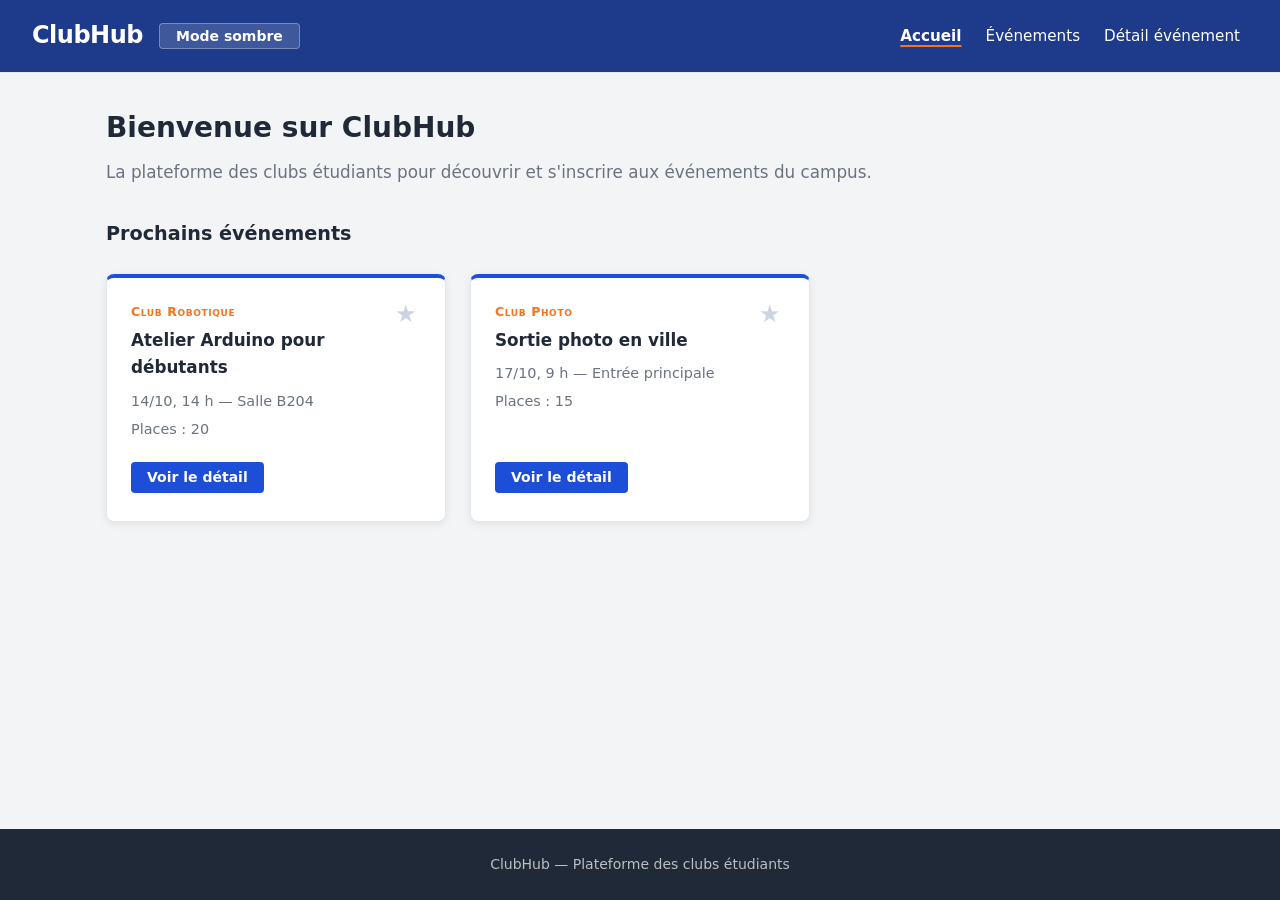
<file: index.html>
<!DOCTYPE html>
<html lang="fr">
<head>
    <meta charset="UTF-8">
    <meta name="viewport" content="width=device-width, initial-scale=1.0">
    <title>ClubHub - Accueil</title>
    <!-- Script anti-flash immédiat pour le mode sombre (Défi TP2) -->
    <script>
      (function() {
        try {
          var theme = localStorage.getItem('clubhub-theme');
          if (theme === 'dark') {
            document.documentElement.dataset.theme = 'dark';
          }
        } catch (e) {}
      })();
    </script>
    <link rel="stylesheet" href="css/style.css">
    <script src="js/app.js" defer></script>
</head>
<body>
    <header>
        <div class="header-brand">
            <h1>ClubHub</h1>
            <button type="button" class="theme-toggle" aria-label="Changer de thème">Mode sombre</button>
        </div>
        <nav>
            <ul>
                <li><a href="index.html" aria-current="page">Accueil</a></li>
                <li><a href="evenements.html">Événements</a></li>
                <li><a href="evenement.html">Détail événement</a></li>
            </ul>
        </nav>
    </header>

    <main>
        <h1>Bienvenue sur ClubHub</h1>
        <p>La plateforme des clubs étudiants pour découvrir et s'inscrire aux événements du campus.</p>

        <section aria-labelledby="prochains-evenements">
            <h2 id="prochains-evenements">Prochains événements</h2>
            <div class="cartes">
                <article data-id="1" data-club="Club Robotique" data-date="2026-10-14T14:00" data-places="20">
                    <div class="card-header-actions">
                        <div>
                            <p class="club">Club Robotique</p>
                            <h3><a href="evenement.html">Atelier Arduino pour débutants</a></h3>
                        </div>
                        <button type="button" class="fav-btn" data-fav-id="1" aria-label="Ajouter aux favoris">★</button>
                    </div>
                    <p><time datetime="2026-10-14T14:00">14/10, 14 h</time> — Salle B204</p>
                    <p>Places : 20</p>
                    <p class="card-footer"><a href="evenement.html">Voir le détail</a></p>
                </article>

                <article data-id="2" data-club="Club Photo" data-date="2026-10-17T09:00" data-places="15">
                    <div class="card-header-actions">
                        <div>
                            <p class="club">Club Photo</p>
                            <h3><a href="evenement.html">Sortie photo en ville</a></h3>
                        </div>
                        <button type="button" class="fav-btn" data-fav-id="2" aria-label="Ajouter aux favoris">★</button>
                    </div>
                    <p><time datetime="2026-10-17T09:00">17/10, 9 h</time> — Entrée principale</p>
                    <p>Places : 15</p>
                    <p class="card-footer"><a href="evenement.html">Voir le détail</a></p>
                </article>
            </div>
        </section>
    </main>

    <footer>
        <p>ClubHub — Plateforme des clubs étudiants</p>
    </footer>
</body>
</html>
</file>
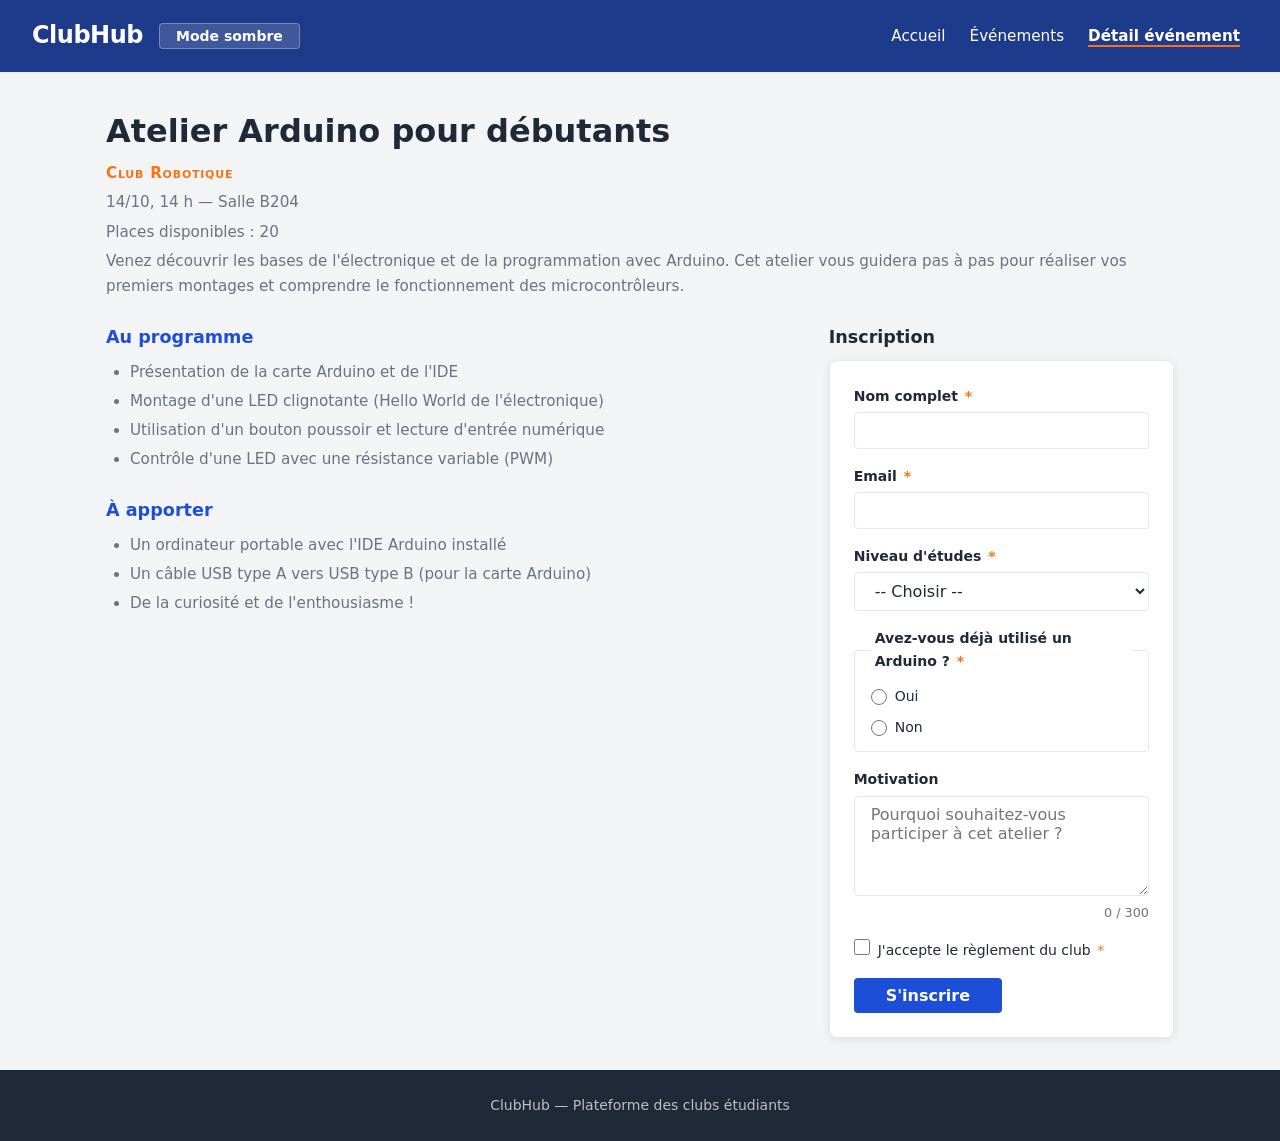
<file: evenement.html>
<!DOCTYPE html>
<html lang="fr">
<head>
    <meta charset="UTF-8">
    <meta name="viewport" content="width=device-width, initial-scale=1.0">
    <title>ClubHub - Atelier Arduino pour débutants</title>
    <!-- Script anti-flash immédiat pour le mode sombre (Défi TP2) -->
    <script>
      (function() {
        try {
          var theme = localStorage.getItem('clubhub-theme');
          if (theme === 'dark') {
            document.documentElement.dataset.theme = 'dark';
          }
        } catch (e) {}
      })();
    </script>
    <link rel="stylesheet" href="css/style.css">
    <script src="js/app.js" defer></script>
</head>
<body>
    <header>
        <div class="header-brand">
            <h1>ClubHub</h1>
            <button type="button" class="theme-toggle" aria-label="Changer de thème">Mode sombre</button>
        </div>
        <nav>
            <ul>
                <li><a href="index.html">Accueil</a></li>
                <li><a href="evenements.html">Événements</a></li>
                <li><a href="evenement.html" aria-current="page">Détail événement</a></li>
            </ul>
        </nav>
    </header>

    <main>
        <article>
            <h1>Atelier Arduino pour débutants</h1>
            <p class="club">Club Robotique</p>
            <p><time datetime="2026-10-14T14:00">14/10, 14 h</time> — Salle B204</p>
            <p>Places disponibles : 20</p>
            <p>Venez découvrir les bases de l'électronique et de la programmation avec Arduino. Cet atelier vous guidera pas à pas pour réaliser vos premiers montages et comprendre le fonctionnement des microcontrôleurs.</p>

            <div class="detail-layout">
                <div class="detail-info">
                    <section aria-labelledby="programme">
                        <h2 id="programme">Au programme</h2>
                        <ul>
                            <li>Présentation de la carte Arduino et de l'IDE</li>
                            <li>Montage d'une LED clignotante (Hello World de l'électronique)</li>
                            <li>Utilisation d'un bouton poussoir et lecture d'entrée numérique</li>
                            <li>Contrôle d'une LED avec une résistance variable (PWM)</li>
                        </ul>
                    </section>

                    <section aria-labelledby="a-apporter">
                        <h2 id="a-apporter">À apporter</h2>
                        <ul>
                            <li>Un ordinateur portable avec l'IDE Arduino installé</li>
                            <li>Un câble USB type A vers USB type B (pour la carte Arduino)</li>
                            <li>De la curiosité et de l'enthousiasme !</li>
                        </ul>
                    </section>
                </div>

                <div class="detail-form">
                    <section aria-labelledby="inscription">
                        <h2 id="inscription">Inscription</h2>
                        <form id="registration-form" method="post" action="inscription.php" novalidate>
                            <div>
                                <label for="nom">Nom complet <span aria-hidden="true">*</span></label>
                                <input type="text" id="nom" name="nom" required minlength="3" autocomplete="name">
                                <small class="field-error" id="nom-error" aria-live="polite"></small>
                            </div>

                            <div>
                                <label for="email">Email <span aria-hidden="true">*</span></label>
                                <input type="email" id="email" name="email" required autocomplete="email">
                                <small class="field-error" id="email-error" aria-live="polite"></small>
                            </div>

                            <div>
                                <label for="niveau">Niveau d'études <span aria-hidden="true">*</span></label>
                                <select id="niveau" name="niveau" required>
                                    <option value="">-- Choisir --</option>
                                    <option value="1ere">1re année</option>
                                    <option value="2eme">2e année</option>
                                    <option value="3eme">3e année</option>
                                </select>
                                <small class="field-error" id="niveau-error" aria-live="polite"></small>
                            </div>

                            <fieldset>
                                <legend>Avez-vous déjà utilisé un Arduino ? <span aria-hidden="true">*</span></legend>
                                <div>
                                    <input type="radio" id="arduino-oui" name="arduino" value="oui" required>
                                    <label for="arduino-oui">Oui</label>
                                </div>
                                <div>
                                    <input type="radio" id="arduino-non" name="arduino" value="non" required>
                                    <label for="arduino-non">Non</label>
                                </div>
                                <small class="field-error" id="arduino-error" aria-live="polite"></small>
                            </fieldset>

                            <div>
                                <label for="motivation">Motivation</label>
                                <textarea id="motivation" name="motivation" rows="4" maxlength="300" placeholder="Pourquoi souhaitez-vous participer à cet atelier ?"></textarea>
                                <small id="motivation-count" class="counter">0 / 300</small>
                            </div>

                            <div class="checkbox-group">
                                <div class="checkbox-line">
                                    <input type="checkbox" id="reglement" name="reglement" value="accepte" required>
                                    <label for="reglement">J'accepte le règlement du club <span aria-hidden="true">*</span></label>
                                </div>
                                <small class="field-error" id="reglement-error" aria-live="polite"></small>
                            </div>

                            <button type="submit">S'inscrire</button>
                            <p class="form-success" hidden aria-live="polite">Votre inscription a été validée avec succès !</p>
                        </form>
                    </section>
                </div>
            </div>
        </article>
    </main>

    <footer>
        <p>ClubHub — Plateforme des clubs étudiants</p>
    </footer>
</body>
</html>
</file>
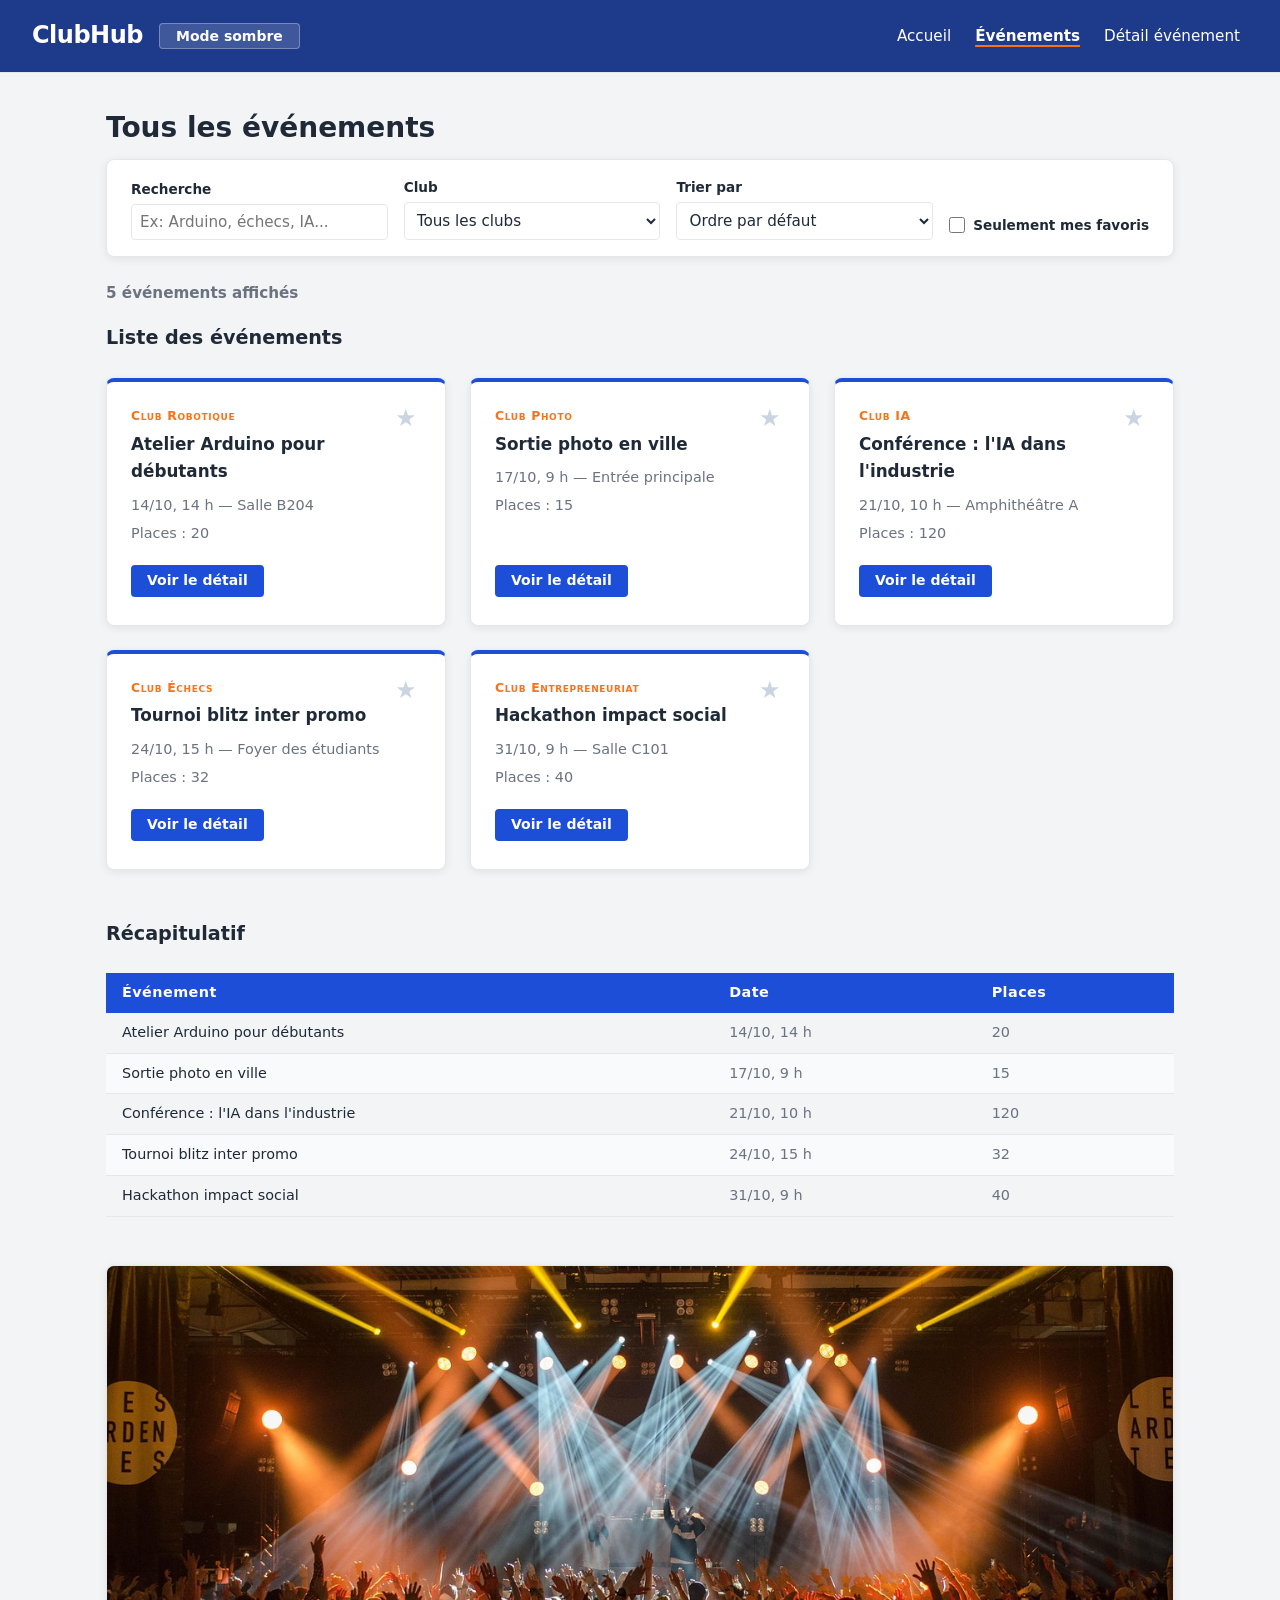
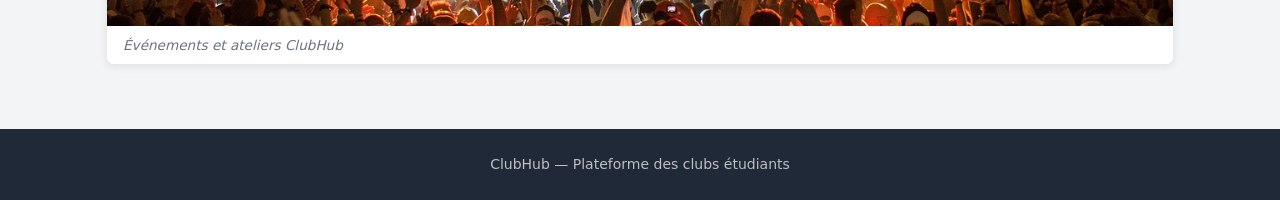
<file: evenements.html>
<!DOCTYPE html>
<html lang="fr">
<head>
    <meta charset="UTF-8">
    <meta name="viewport" content="width=device-width, initial-scale=1.0">
    <title>ClubHub - Tous les événements</title>
    <!-- Script anti-flash immédiat pour le mode sombre (Défi TP2) -->
    <script>
      (function() {
        try {
          var theme = localStorage.getItem('clubhub-theme');
          if (theme === 'dark') {
            document.documentElement.dataset.theme = 'dark';
          }
        } catch (e) {}
      })();
    </script>
    <link rel="stylesheet" href="css/style.css">
    <script src="js/app.js" defer></script>
</head>
<body>
    <header>
        <div class="header-brand">
            <h1>ClubHub</h1>
            <button type="button" class="theme-toggle" aria-label="Changer de thème">Mode sombre</button>
        </div>
        <nav>
            <ul>
                <li><a href="index.html">Accueil</a></li>
                <li><a href="evenements.html" aria-current="page">Événements</a></li>
                <li><a href="evenement.html">Détail événement</a></li>
            </ul>
        </nav>
    </header>

    <main>
        <h1>Tous les événements</h1>

        <!-- Formulaire de filtres interactif (TP2) -->
        <form class="filters" role="search" onsubmit="event.preventDefault();">
            <div class="filter-group">
                <label for="search">Recherche</label>
                <input type="search" id="search" name="q" placeholder="Ex: Arduino, échecs, IA..." autocomplete="off">
            </div>

            <div class="filter-group">
                <label for="club-filter">Club</label>
                <select id="club-filter" name="club">
                    <option value="">Tous les clubs</option>
                    <option value="Club Robotique">Club Robotique</option>
                    <option value="Club Photo">Club Photo</option>
                    <option value="Club IA">Club IA</option>
                    <option value="Club Échecs">Club Échecs</option>
                    <option value="Club Entrepreneuriat">Club Entrepreneuriat</option>
                </select>
            </div>

            <div class="filter-group">
                <label for="sort">Trier par</label>
                <select id="sort" name="sort">
                    <option value="default">Ordre par défaut</option>
                    <option value="date-asc">Date la plus proche</option>
                    <option value="date-desc">Date la plus lointaine</option>
                    <option value="places-desc">Places : du plus grand au plus petit</option>
                    <option value="places-asc">Places : du plus petit au plus grand</option>
                </select>
            </div>

            <div class="filter-group filter-group-checkbox">
                <input type="checkbox" id="fav-filter" name="fav">
                <label for="fav-filter">Seulement mes favoris</label>
            </div>
        </form>

        <p class="results-count" aria-live="polite">5 événements affichés</p>
        <p class="empty-message" hidden aria-live="polite">Aucun événement ne correspond à votre recherche.</p>

        <section aria-labelledby="liste-evenements">
            <h2 id="liste-evenements">Liste des événements</h2>

            <div class="cartes">
                <article data-id="1" data-club="Club Robotique" data-date="2026-10-14T14:00" data-places="20">
                    <div class="card-header-actions">
                        <div>
                            <p class="club">Club Robotique</p>
                            <h3><a href="evenement.html">Atelier Arduino pour débutants</a></h3>
                        </div>
                        <button type="button" class="fav-btn" data-fav-id="1" aria-label="Ajouter aux favoris">★</button>
                    </div>
                    <p><time datetime="2026-10-14T14:00">14/10, 14 h</time> — Salle B204</p>
                    <p>Places : 20</p>
                    <p class="card-footer"><a href="evenement.html">Voir le détail</a></p>
                </article>

                <article data-id="2" data-club="Club Photo" data-date="2026-10-17T09:00" data-places="15">
                    <div class="card-header-actions">
                        <div>
                            <p class="club">Club Photo</p>
                            <h3><a href="evenement.html">Sortie photo en ville</a></h3>
                        </div>
                        <button type="button" class="fav-btn" data-fav-id="2" aria-label="Ajouter aux favoris">★</button>
                    </div>
                    <p><time datetime="2026-10-17T09:00">17/10, 9 h</time> — Entrée principale</p>
                    <p>Places : 15</p>
                    <p class="card-footer"><a href="evenement.html">Voir le détail</a></p>
                </article>

                <article data-id="3" data-club="Club IA" data-date="2026-10-21T10:00" data-places="120">
                    <div class="card-header-actions">
                        <div>
                            <p class="club">Club IA</p>
                            <h3><a href="evenement.html">Conférence : l'IA dans l'industrie</a></h3>
                        </div>
                        <button type="button" class="fav-btn" data-fav-id="3" aria-label="Ajouter aux favoris">★</button>
                    </div>
                    <p><time datetime="2026-10-21T10:00">21/10, 10 h</time> — Amphithéâtre A</p>
                    <p>Places : 120</p>
                    <p class="card-footer"><a href="evenement.html">Voir le détail</a></p>
                </article>

                <article data-id="4" data-club="Club Échecs" data-date="2026-10-24T15:00" data-places="32">
                    <div class="card-header-actions">
                        <div>
                            <p class="club">Club Échecs</p>
                            <h3><a href="evenement.html">Tournoi blitz inter promo</a></h3>
                        </div>
                        <button type="button" class="fav-btn" data-fav-id="4" aria-label="Ajouter aux favoris">★</button>
                    </div>
                    <p><time datetime="2026-10-24T15:00">24/10, 15 h</time> — Foyer des étudiants</p>
                    <p>Places : 32</p>
                    <p class="card-footer"><a href="evenement.html">Voir le détail</a></p>
                </article>

                <article data-id="5" data-club="Club Entrepreneuriat" data-date="2026-10-31T09:00" data-places="40">
                    <div class="card-header-actions">
                        <div>
                            <p class="club">Club Entrepreneuriat</p>
                            <h3><a href="evenement.html">Hackathon impact social</a></h3>
                        </div>
                        <button type="button" class="fav-btn" data-fav-id="5" aria-label="Ajouter aux favoris">★</button>
                    </div>
                    <p><time datetime="2026-10-31T09:00">31/10, 9 h</time> — Salle C101</p>
                    <p>Places : 40</p>
                    <p class="card-footer"><a href="evenement.html">Voir le détail</a></p>
                </article>
            </div>
        </section>

        <!-- Tableau récapitulatif (Point Plus S01 / TP1) -->
        <section aria-labelledby="tableau-recap">
            <h2 id="tableau-recap">Récapitulatif</h2>
            <table>
                <thead>
                    <tr>
                        <th scope="col">Événement</th>
                        <th scope="col">Date</th>
                        <th scope="col">Places</th>
                    </tr>
                </thead>
                <tbody>
                    <tr>
                        <td>Atelier Arduino pour débutants</td>
                        <td><time datetime="2026-10-14T14:00">14/10, 14 h</time></td>
                        <td>20</td>
                    </tr>
                    <tr>
                        <td>Sortie photo en ville</td>
                        <td><time datetime="2026-10-17T09:00">17/10, 9 h</time></td>
                        <td>15</td>
                    </tr>
                    <tr>
                        <td>Conférence : l'IA dans l'industrie</td>
                        <td><time datetime="2026-10-21T10:00">21/10, 10 h</time></td>
                        <td>120</td>
                    </tr>
                    <tr>
                        <td>Tournoi blitz inter promo</td>
                        <td><time datetime="2026-10-24T15:00">24/10, 15 h</time></td>
                        <td>32</td>
                    </tr>
                    <tr>
                        <td>Hackathon impact social</td>
                        <td><time datetime="2026-10-31T09:00">31/10, 9 h</time></td>
                        <td>40</td>
                    </tr>
                </tbody>
            </table>
        </section>

        <figure>
            <img src="img.jpg" alt="Étudiants participant à un atelier et collaborant activement sur le campus">
            <figcaption>Événements et ateliers ClubHub</figcaption>
        </figure>
    </main>

    <footer>
        <p>ClubHub — Plateforme des clubs étudiants</p>
    </footer>
</body>
</html>
</file>
<file: css/style.css>
/* ============================================================
   ClubHub — css/style.css
   TP1 & TP2 : ClubHub interactif
   Auteurs : binôme
   ============================================================ */

/* ============================================================
   1. VARIABLES CSS (:root & [data-theme="dark"])
   ============================================================ */
:root {
  /* --- Couleurs par défaut (Mode clair) --- */
  --clr-primary:      #1d4ed8;   /* bleu principal */
  --clr-primary-dk:   #1e3a8a;   /* bleu foncé (header, hover) */
  --clr-accent:       #f97316;   /* orange (club, lien actif) */
  --clr-white:        #ffffff;   /* fond des cartes/contenus */
  --clr-bg:           #f3f4f6;   /* fond de page */
  --clr-footer:       #1f2937;   /* pied de page sombre */
  --clr-text:         #1f2937;   /* texte principal */
  --clr-text-muted:   #6b7280;   /* texte secondaire */
  --clr-border:       #e5e7eb;   /* bordures */
  --clr-row-alt:      #f9fafb;   /* ligne paire du tableau */

  /* --- Typographie --- */
  --font: system-ui, -apple-system, 'Segoe UI', Arial, sans-serif;

  /* --- Espacements --- */
  --sp-xs:  0.25rem;
  --sp-sm:  0.5rem;
  --sp-md:  1rem;
  --sp-lg:  1.5rem;
  --sp-xl:  2rem;
  --sp-2xl: 3rem;

  /* --- Coins arrondis --- */
  --radius-sm: 4px;
  --radius-md: 8px;

  /* --- Ombres --- */
  --shadow:       0 2px 8px rgba(0, 0, 0, 0.08);
  --shadow-hover: 0 4px 16px rgba(0, 0, 0, 0.15);

  /* --- Largeur max du contenu --- */
  --max-w: 1100px;
}

/* --- Mode sombre (Défi TP2 : [data-theme="dark"]) --- */
[data-theme="dark"] {
  --clr-primary:      #60a5fa;   /* bleu plus clair et contrasté */
  --clr-primary-dk:   #0f172a;   /* fond du header en mode sombre */
  --clr-white:        #1e293b;   /* surface des cartes et formulaires */
  --clr-bg:           #0f172a;   /* arrière-plan général sombre */
  --clr-footer:       #020617;   /* pied de page très sombre */
  --clr-text:         #f1f5f9;   /* texte blanc cassé lisible */
  --clr-text-muted:   #94a3b8;   /* texte secondaire adouci */
  --clr-border:       #334155;   /* bordures foncées visibles */
  --clr-row-alt:      #243047;   /* ligne paire du tableau */
  --shadow:           0 2px 8px rgba(0, 0, 0, 0.45);
  --shadow-hover:     0 4px 16px rgba(0, 0, 0, 0.65);
}

/* ============================================================
   2. BASE & RESET
   ============================================================ */
*, *::before, *::after {
  box-sizing: border-box;
  margin: 0;
  padding: 0;
}

body {
  font-family: var(--font);
  font-size: 1rem;
  line-height: 1.65;
  color: var(--clr-text);
  background-color: var(--clr-bg);
  min-height: 100vh;
  display: flex;
  flex-direction: column;
  overflow-x: hidden;
  transition: background-color 0.25s ease, color 0.25s ease;
}

img {
  max-width: 100%;
  height: auto;
  display: block;
}

a {
  color: var(--clr-primary);
  text-decoration: none;
}

a:hover {
  text-decoration: underline;
}

ul {
  list-style: none;
  padding: 0;
}

/* ============================================================
   3. EN-TÊTE (HEADER) & BOUTON THÈME
   ============================================================ */
header {
  background-color: var(--clr-primary-dk);
  color: #ffffff;
  display: flex;
  flex-direction: column;
  align-items: center;
  gap: var(--sp-md);
  padding: var(--sp-md);
  border-bottom: 1px solid var(--clr-border);
  transition: background-color 0.25s ease;
}

.header-brand {
  display: flex;
  align-items: center;
  justify-content: space-between;
  width: 100%;
  gap: var(--sp-md);
}

header h1 {
  font-size: 1.5rem;
  font-weight: 800;
  color: #ffffff;
  letter-spacing: -0.5px;
}

/* Bouton .theme-toggle */
.theme-toggle {
  background-color: rgba(255, 255, 255, 0.15);
  color: #ffffff;
  border: 1px solid rgba(255, 255, 255, 0.3);
  padding: var(--sp-xs) var(--sp-md);
  border-radius: var(--radius-sm);
  font-family: var(--font);
  font-size: 0.875rem;
  font-weight: 600;
  cursor: pointer;
  white-space: nowrap;
  transition: background-color 0.2s, border-color 0.2s, transform 0.1s;
}

.theme-toggle:hover {
  background-color: rgba(255, 255, 255, 0.25);
  border-color: rgba(255, 255, 255, 0.5);
}

.theme-toggle:active {
  transform: scale(0.98);
}

nav ul {
  display: flex;
  flex-wrap: wrap;
  justify-content: center;
  gap: var(--sp-xs) var(--sp-sm);
}

nav ul li a {
  color: #ffffff;
  text-decoration: none;
  padding: var(--sp-xs) var(--sp-sm);
  border-radius: var(--radius-sm);
  font-size: 0.95rem;
  font-weight: 500;
  transition: background-color 0.2s;
}

nav ul li a:hover {
  background-color: rgba(255, 255, 255, 0.15);
  text-decoration: none;
}

nav ul li a[aria-current="page"] {
  font-weight: 700;
  text-decoration: underline;
  text-decoration-color: var(--clr-accent);
  text-underline-offset: 4px;
  text-decoration-thickness: 2px;
}

/* Tablette et Desktop (≥ 640 px) */
@media (min-width: 640px) {
  header {
    flex-direction: row;
    justify-content: space-between;
    padding: var(--sp-md) var(--sp-xl);
  }

  .header-brand {
    width: auto;
  }

  nav ul {
    justify-content: flex-end;
  }
}

/* ============================================================
   4. MAIN — CONTENEUR CENTRÉ
   ============================================================ */
main {
  flex: 1;
  width: 100%;
  max-width: var(--max-w);
  margin-inline: auto;
  padding: var(--sp-xl) var(--sp-md);
}

main > h1 {
  font-size: 1.75rem;
  font-weight: 800;
  color: var(--clr-text);
  margin-bottom: var(--sp-sm);
}

main > p {
  color: var(--clr-text-muted);
  margin-bottom: var(--sp-xl);
  font-size: 1.05rem;
}

h2 {
  font-size: 1.2rem;
  font-weight: 700;
  color: var(--clr-text);
  margin-bottom: var(--sp-lg);
}

/* ============================================================
   5. FILTRES D'ÉVÉNEMENTS (TP2)
   ============================================================ */
.filters {
  background-color: var(--clr-white);
  border: 1px solid var(--clr-border);
  border-radius: var(--radius-md);
  padding: var(--sp-md) var(--sp-lg);
  box-shadow: var(--shadow);
  display: flex;
  flex-wrap: wrap;
  align-items: flex-end;
  gap: var(--sp-md);
  margin-bottom: var(--sp-lg);
  transition: background-color 0.25s ease, border-color 0.25s ease;
}

.filter-group {
  display: flex;
  flex-direction: column;
  gap: var(--sp-xs);
  flex: 1 1 180px;
}

.filter-group-checkbox {
  display: flex;
  flex-direction: row;
  align-items: center;
  gap: var(--sp-sm);
  flex: 0 1 auto;
  padding-bottom: var(--sp-xs);
}

.filters label {
  font-size: 0.85rem;
  font-weight: 700;
  color: var(--clr-text);
}

.filters input[type="search"],
.filters select {
  width: 100%;
  padding: var(--sp-sm);
  border: 1px solid var(--clr-border);
  border-radius: var(--radius-sm);
  background-color: var(--clr-white);
  color: var(--clr-text);
  font-family: var(--font);
  font-size: 0.95rem;
  transition: border-color 0.2s, outline 0.2s;
}

.filters input[type="search"]:focus,
.filters select:focus {
  outline: 2px solid var(--clr-primary);
  outline-offset: 1px;
  border-color: var(--clr-primary);
}

.results-count {
  font-size: 0.95rem;
  font-weight: 600;
  color: var(--clr-text-muted);
  margin-bottom: var(--sp-md);
}

.empty-message {
  background-color: var(--clr-white);
  border: 2px dashed var(--clr-border);
  border-radius: var(--radius-md);
  padding: var(--sp-2xl) var(--sp-md);
  text-align: center;
  color: var(--clr-text-muted);
  font-size: 1.05rem;
  font-style: italic;
  margin-bottom: var(--sp-xl);
}

/* ============================================================
   6. CARTES D'ÉVÉNEMENTS & DÉFI GRID
   ============================================================ */
section[aria-labelledby="liste-evenements"],
section[aria-labelledby="prochains-evenements"] {
  margin-bottom: var(--sp-2xl);
}

/*
 * Défi Grid (TP1) :
 * Grâce à CSS Grid et repeat(auto-fill, minmax(280px, 1fr)), le nombre de colonnes s'ajuste
 * automatiquement et de façon fluide selon la largeur disponible, sans aucune media query.
 * Différence avec Flexbox : en Flexbox classique, il fallait obligatoirement écrire des media queries
 * (ex: min-width: 640px puis 960px) et calculer manuellement les largeurs/flex-basis (50%, 33.333%)
 * avec gestion explicite du flex-wrap et des marges négatives.
 */
.cartes {
  display: grid;
  grid-template-columns: repeat(auto-fill, minmax(280px, 1fr));
  gap: var(--sp-lg);
  align-items: stretch;
}

article {
  background-color: var(--clr-white);
  border: 1px solid var(--clr-border);
  border-top: 4px solid var(--clr-primary);
  border-radius: var(--radius-md);
  box-shadow: var(--shadow);
  padding: var(--sp-lg);
  display: flex;
  flex-direction: column;
  transition: box-shadow 0.2s ease, transform 0.2s ease, background-color 0.25s ease;
}

article:hover {
  box-shadow: var(--shadow-hover);
}

.card-header-actions {
  display: flex;
  justify-content: space-between;
  align-items: flex-start;
  gap: var(--sp-sm);
  margin-bottom: var(--sp-xs);
}

/* Bouton favoris (étoile) */
.fav-btn {
  background: none;
  border: none;
  font-size: 1.5rem;
  line-height: 1;
  cursor: pointer;
  color: #cbd5e1;
  padding: 0 var(--sp-xs);
  transition: transform 0.15s ease, color 0.15s ease;
  user-select: none;
}

.fav-btn:hover {
  transform: scale(1.25);
  color: #f59e0b;
}

.fav-btn.is-fav {
  color: #f59e0b;
}

[data-theme="dark"] .fav-btn {
  color: #475569;
}

[data-theme="dark"] .fav-btn.is-fav {
  color: #fbbf24;
}

article h3 {
  font-size: 1.05rem;
  font-weight: 700;
  margin-bottom: var(--sp-xs);
}

article h3 a {
  color: var(--clr-text);
  text-decoration: none;
}

article h3 a:hover {
  color: var(--clr-primary);
  text-decoration: underline;
}

article .club {
  font-size: 0.78rem;
  font-variant: small-caps;
  font-weight: 700;
  color: var(--clr-accent);
  letter-spacing: 0.05em;
  margin-bottom: var(--sp-xs);
}

article p {
  font-size: 0.9rem;
  color: var(--clr-text-muted);
  margin-bottom: var(--sp-xs);
}

article .card-footer {
  margin-top: auto;
  padding-top: var(--sp-md);
}

article .card-footer a {
  display: inline-block;
  background-color: var(--clr-primary);
  color: #ffffff;
  padding: var(--sp-xs) var(--sp-md);
  border-radius: var(--radius-sm);
  font-size: 0.875rem;
  font-weight: 600;
  text-decoration: none;
  transition: background-color 0.2s;
}

article .card-footer a:hover {
  background-color: var(--clr-primary-dk);
  text-decoration: none;
}

/* ============================================================
   7. PAGE DÉTAIL ÉVÉNEMENT
   ============================================================ */
main > article {
  background: none;
  border: none;
  box-shadow: none;
  padding: 0;
  display: block;
}

main > article:hover {
  box-shadow: none;
}

main > article > h1 {
  font-size: 2rem;
  font-weight: 800;
  margin-bottom: var(--sp-xs);
}

main > article > p.club {
  font-size: 0.95rem;
  font-variant: small-caps;
  font-weight: 700;
  color: var(--clr-accent);
  letter-spacing: 0.05em;
  margin-bottom: var(--sp-xs);
}

main > article > p {
  color: var(--clr-text-muted);
  font-size: 0.95rem;
  margin-bottom: var(--sp-xs);
}

.detail-layout {
  display: flex;
  flex-direction: column;
  gap: var(--sp-xl);
  margin-top: var(--sp-lg);
}

@media (min-width: 960px) {
  .detail-layout {
    flex-direction: row;
    align-items: flex-start;
  }

  .detail-info {
    flex: 2;
    min-width: 0;
  }

  .detail-form {
    flex: 1;
    position: sticky;
    top: var(--sp-xl);
  }
}

.detail-info section {
  margin-bottom: var(--sp-lg);
}

.detail-info h2 {
  font-size: 1.1rem;
  color: var(--clr-primary);
  margin-bottom: var(--sp-sm);
}

.detail-info ul {
  list-style: disc;
  padding-left: var(--sp-lg);
  display: flex;
  flex-direction: column;
  gap: var(--sp-xs);
}

.detail-info ul li {
  font-size: 0.95rem;
  color: var(--clr-text-muted);
}

/* ============================================================
   8. FORMULAIRE D'INSCRIPTION & VALIDATION (TP2)
   ============================================================ */
form#registration-form {
  background-color: var(--clr-white);
  border: 1px solid var(--clr-border);
  border-radius: var(--radius-md);
  padding: var(--sp-lg);
  box-shadow: var(--shadow);
  display: flex;
  flex-direction: column;
  gap: var(--sp-md);
  transition: background-color 0.25s ease, border-color 0.25s ease;
}

.detail-form h2 {
  font-size: 1.1rem;
  margin-bottom: var(--sp-sm);
}

form#registration-form > div {
  display: flex;
  flex-direction: column;
  gap: var(--sp-xs);
}

label {
  font-weight: 700;
  font-size: 0.875rem;
  color: var(--clr-text);
}

label span[aria-hidden="true"] {
  color: var(--clr-accent);
  margin-left: 2px;
}

input[type="text"],
input[type="email"],
select,
textarea {
  width: 100%;
  padding: var(--sp-sm) var(--sp-md);
  border: 1px solid var(--clr-border);
  border-radius: var(--radius-sm);
  font-family: var(--font);
  font-size: 1rem;
  color: var(--clr-text);
  background-color: var(--clr-white);
  transition: border-color 0.2s, outline 0.2s, background-color 0.2s;
}

input[type="text"]:focus,
input[type="email"]:focus,
select:focus,
textarea:focus {
  outline: 2px solid var(--clr-primary);
  outline-offset: 1px;
  border-color: var(--clr-primary);
}

textarea {
  resize: vertical;
  min-height: 100px;
}

fieldset {
  border: 1px solid var(--clr-border);
  border-radius: var(--radius-sm);
  padding: var(--sp-sm) var(--sp-md);
}

legend {
  font-weight: 700;
  font-size: 0.875rem;
  color: var(--clr-text);
  padding: 0 var(--sp-xs);
}

legend span[aria-hidden="true"] {
  color: var(--clr-accent);
  margin-left: 2px;
}

fieldset > div {
  display: flex;
  flex-direction: row;
  align-items: center;
  gap: var(--sp-sm);
  padding: var(--sp-xs) 0;
}

fieldset > div label {
  font-weight: 400;
  cursor: pointer;
}

input[type="radio"],
input[type="checkbox"] {
  flex-shrink: 0;
  width: 16px;
  height: 16px;
  accent-color: var(--clr-primary);
  cursor: pointer;
}

.checkbox-group {
  display: flex;
  flex-direction: column;
  gap: var(--sp-xs);
}

.checkbox-line {
  display: flex;
  flex-direction: row;
  align-items: flex-start;
  gap: var(--sp-sm);
}

.checkbox-line label {
  font-weight: 400;
  cursor: pointer;
}

/* Classes TP2 : .field-error et .is-invalid */
.field-error {
  color: #dc2626;
  font-size: 0.8rem;
  font-weight: 600;
  margin-top: 2px;
  display: block;
}

.field-error:empty {
  display: none;
}

.is-invalid {
  border-color: #dc2626 !important;
  outline-color: #dc2626 !important;
  background-color: #fef2f2 !important;
}

[data-theme="dark"] .is-invalid {
  background-color: #451a1a !important;
  border-color: #f87171 !important;
}

/* Classes TP2 : .counter et .is-near-limit */
.counter {
  font-size: 0.8rem;
  color: var(--clr-text-muted);
  text-align: right;
  margin-top: 2px;
  transition: color 0.2s, font-weight 0.2s;
}

.counter.is-near-limit {
  color: #dc2626;
  font-weight: 700;
}

[data-theme="dark"] .counter.is-near-limit {
  color: #f87171;
}

/* Classe TP2 : .form-success */
.form-success {
  background-color: #ecfdf5;
  color: #065f46;
  border: 1px solid #a7f3d0;
  border-radius: var(--radius-sm);
  padding: var(--sp-md);
  margin-top: var(--sp-sm);
  font-weight: 600;
  font-size: 0.95rem;
}

[data-theme="dark"] .form-success {
  background-color: #064e3b;
  color: #a7f3d0;
  border-color: #059669;
}

button[type="submit"] {
  align-self: flex-start;
  padding: var(--sp-sm) var(--sp-xl);
  background-color: var(--clr-primary);
  color: #ffffff;
  border: none;
  border-radius: var(--radius-sm);
  font-family: var(--font);
  font-size: 1rem;
  font-weight: 700;
  cursor: pointer;
  transition: background-color 0.2s, transform 0.1s;
}

button[type="submit"]:hover {
  background-color: var(--clr-primary-dk);
}

button[type="submit"]:active {
  transform: scale(0.98);
}

button[type="submit"]:focus-visible {
  outline: 2px solid var(--clr-primary);
  outline-offset: 3px;
}

/* ============================================================
   9. TABLEAU RÉCAPITULATIF
   ============================================================ */
section[aria-labelledby="tableau-recap"] {
  margin-bottom: var(--sp-2xl);
  overflow-x: auto;
}

table {
  width: 100%;
  border-collapse: collapse;
  font-size: 0.9rem;
  min-width: 400px;
}

thead {
  background-color: var(--clr-primary);
}

thead th {
  padding: var(--sp-sm) var(--sp-md);
  text-align: left;
  font-weight: 600;
  color: #ffffff;
  letter-spacing: 0.03em;
}

tbody tr {
  border-bottom: 1px solid var(--clr-border);
  transition: background-color 0.15s;
}

tbody tr:nth-child(even) {
  background-color: var(--clr-row-alt);
}

tbody tr:hover {
  background-color: rgba(29, 78, 216, 0.08);
}

[data-theme="dark"] tbody tr:hover {
  background-color: rgba(96, 165, 250, 0.12);
}

tbody td {
  padding: var(--sp-sm) var(--sp-md);
  color: var(--clr-text-muted);
}

tbody td:first-child {
  color: var(--clr-text);
  font-weight: 500;
}

/* ============================================================
   10. FIGURE / IMAGE
   ============================================================ */
figure {
  margin: var(--sp-xl) 0;
  border-radius: var(--radius-md);
  overflow: hidden;
  border: 1px solid var(--clr-border);
  box-shadow: var(--shadow);
}

figure img {
  width: 100%;
  max-height: 360px;
  object-fit: cover;
}

figcaption {
  padding: var(--sp-sm) var(--sp-md);
  background-color: var(--clr-white);
  font-size: 0.85rem;
  color: var(--clr-text-muted);
  font-style: italic;
}

/* ============================================================
   11. PIED DE PAGE (FOOTER)
   ============================================================ */
footer {
  background-color: var(--clr-footer);
  color: #ffffff;
  text-align: center;
  padding: var(--sp-lg) var(--sp-md);
  font-size: 0.875rem;
  transition: background-color 0.25s ease;
}

footer p {
  color: rgba(255, 255, 255, 0.7);
}

/* ============================================================
   12. ACCESSIBILITÉ & FOCUS GLOBAL
   ============================================================ */
:focus-visible {
  outline: 2px solid var(--clr-primary);
  outline-offset: 3px;
  border-radius: var(--radius-sm);
}

/* ============================================================
   13. IMPRESSION (@media print)
   ============================================================ */
@media print {
  header nav,
  .theme-toggle,
  .filters,
  .fav-btn,
  .detail-form,
  section[aria-labelledby="inscription"] {
    display: none !important;
  }

  header {
    background: none !important;
    border-bottom: 2px solid #000 !important;
    padding: 0.5cm 0 !important;
  }

  header h1 {
    color: #000 !important;
    font-size: 16pt !important;
  }

  body {
    background: white !important;
    color: black !important;
    font-size: 11pt !important;
    font-family: Georgia, serif !important;
  }

  a {
    color: black !important;
    text-decoration: none !important;
  }

  main {
    padding: 0.5cm 0 !important;
    max-width: 100% !important;
  }

  main > article > h1 {
    font-size: 18pt !important;
  }

  .detail-layout {
    display: block !important;
  }

  footer {
    background: none !important;
    border-top: 1px solid #ccc !important;
    color: #333 !important;
    padding: 0.3cm 0 !important;
  }

  footer p {
    color: #333 !important;
  }
}
</file>
